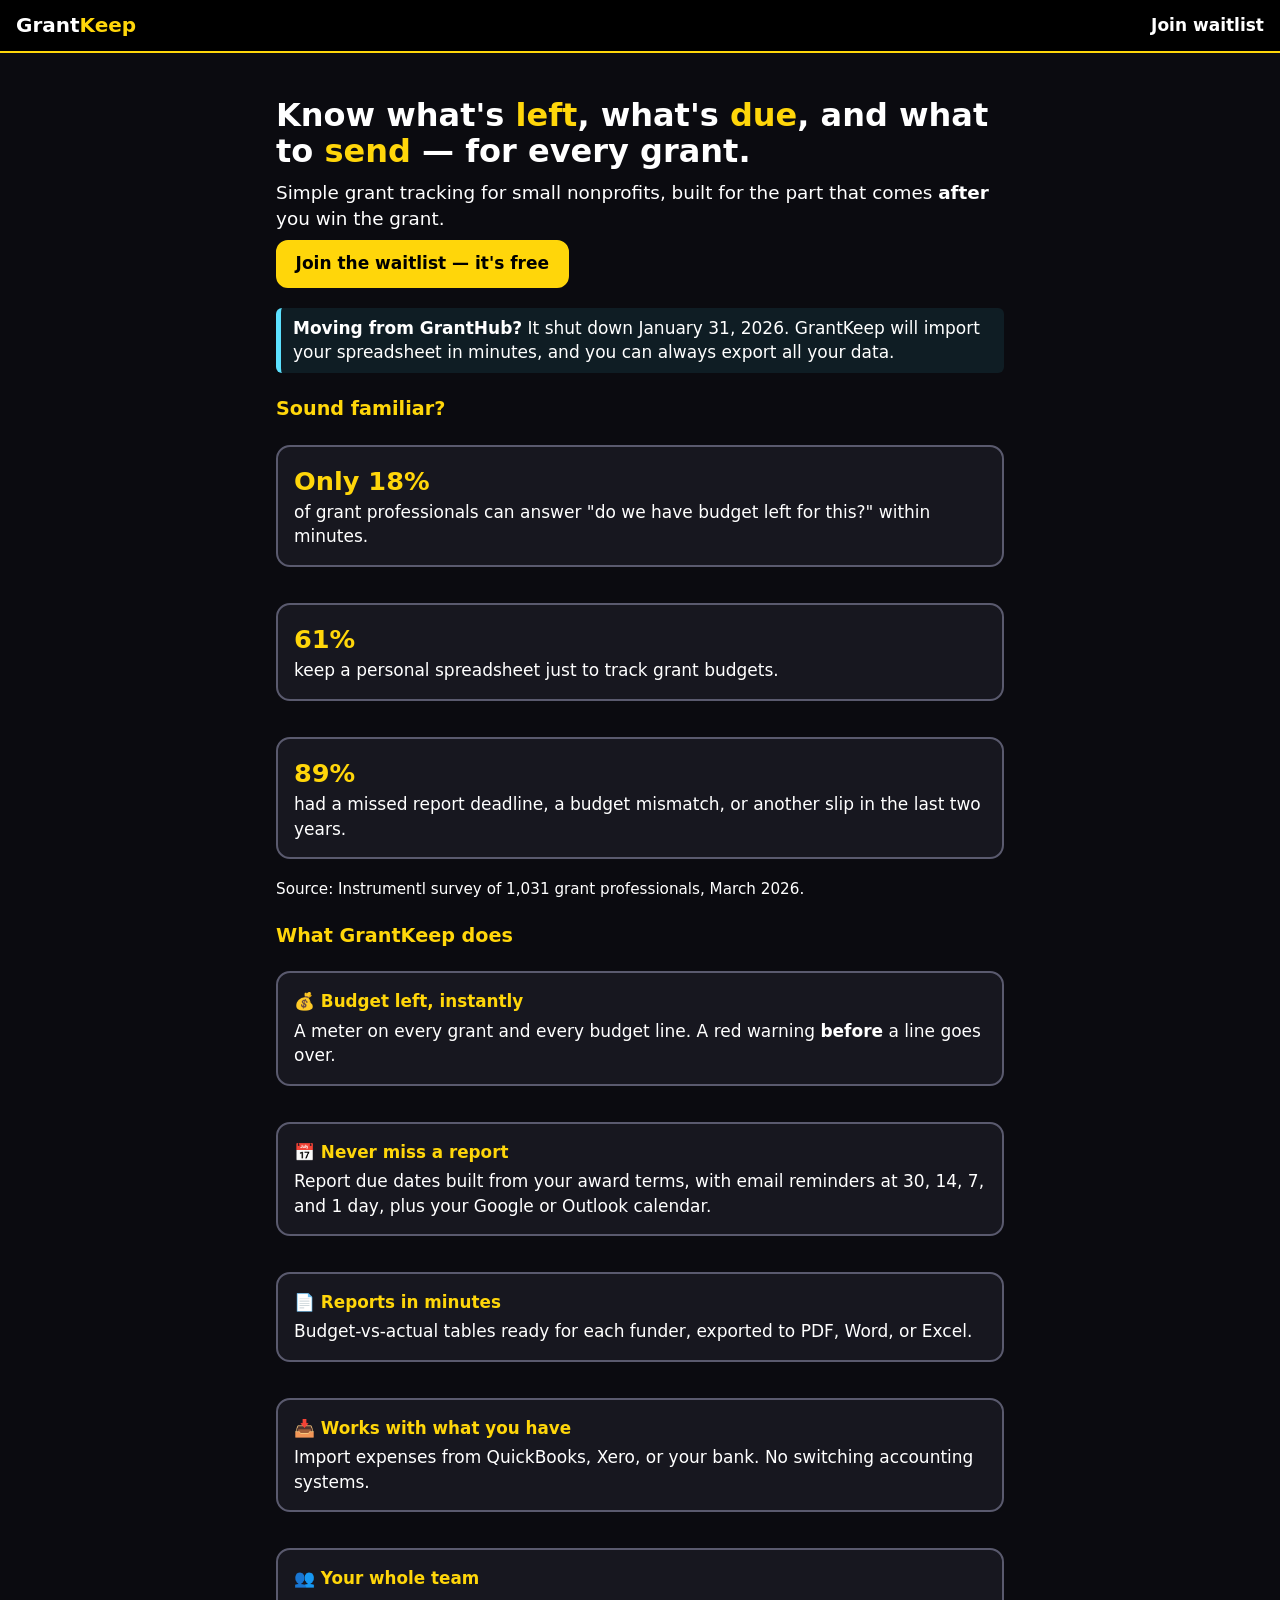
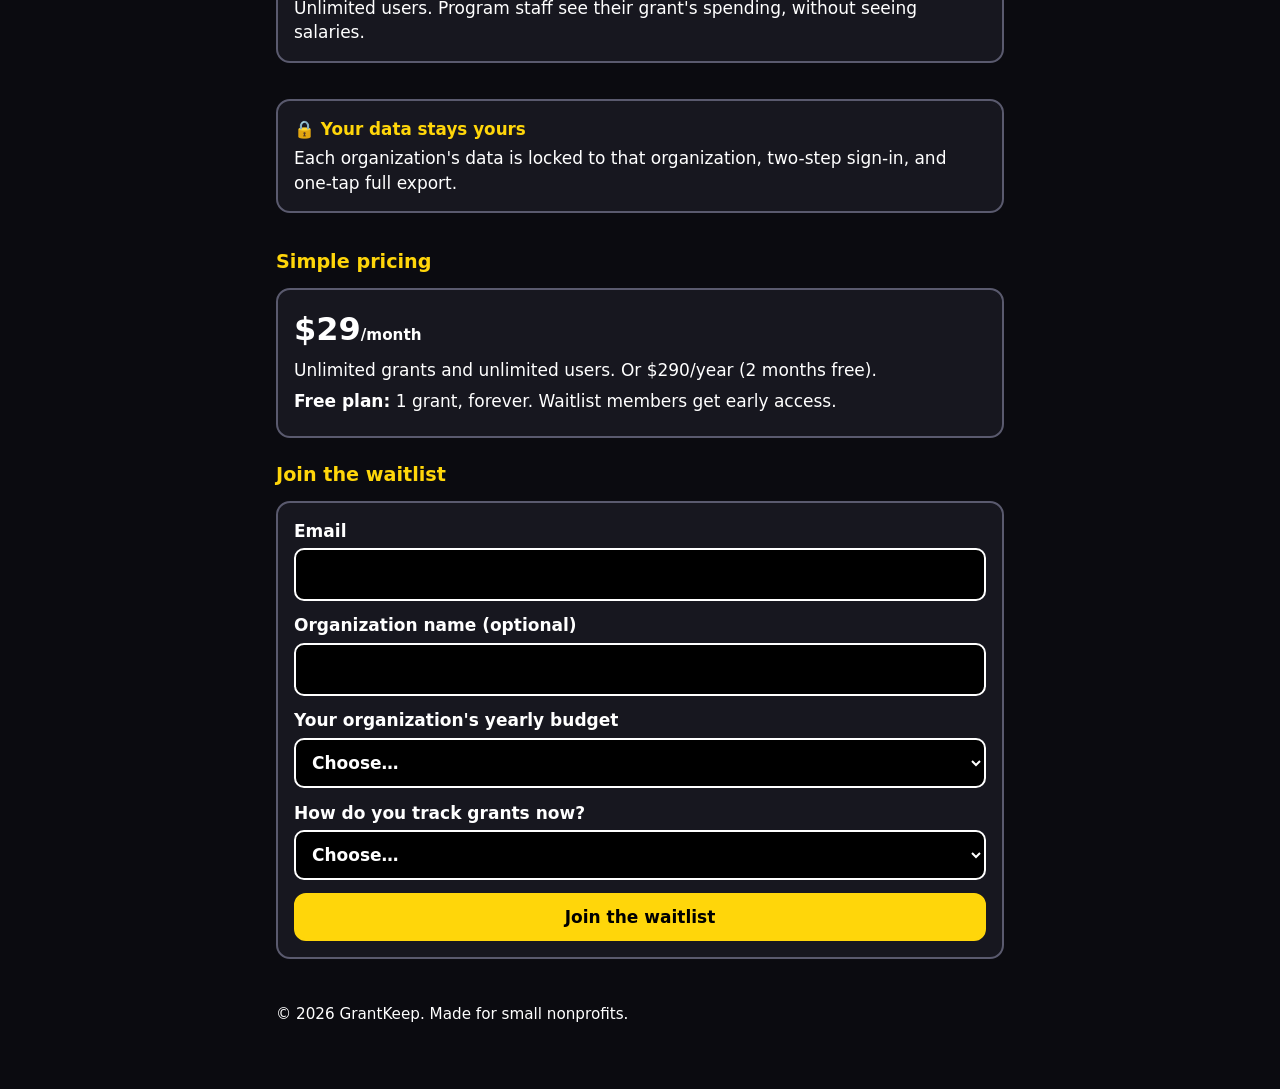
<file: public/waitlist.html>
<!doctype html>
<html lang="en">
<head>
  <meta charset="utf-8">
  <meta name="viewport" content="width=device-width, initial-scale=1, viewport-fit=cover">
  <meta name="theme-color" content="#0b0b10">
  <title>GrantKeep — know what's left on every grant</title>
  <meta name="description" content="Simple grant tracking for small nonprofits: budget left, report deadlines, and funder reports. $29/month, unlimited users. Join the waitlist.">
  <meta property="og:title" content="GrantKeep — know what's left on every grant">
  <meta property="og:description" content="Budget left, report deadlines, and funder reports for small nonprofits. Join the waitlist.">
  <link rel="icon" href="icons/icon.svg" type="image/svg+xml">
  <link rel="stylesheet" href="styles.css">
  <style>
    .hero { padding: 1.5rem 0 .5rem; }
    .hero h1 { font-size: 2rem; line-height: 1.15; }
    .hero h1 span { color: var(--accent); }
    .lead { font-size: 1.15rem; }
    .feat { display: grid; gap: .75rem; }
    .feat .card h3 { color: var(--accent); }
    .stat { font-size: 1.6rem; font-weight: 900; color: var(--accent); }
    .price { font-size: 2rem; font-weight: 900; }
    .done { border: 3px solid var(--ok); }
    .hp { position: absolute; left: -9999px; }
    footer { padding: 2rem 0 3rem; font-size: .95rem; }
  </style>
</head>
<body>
  <header class="topbar">
    <span class="brand">Grant<span>Keep</span></span>
    <nav><a href="#join">Join waitlist</a></nav>
  </header>
  <main>
    <section class="hero">
      <h1>Know what's <span>left</span>, what's <span>due</span>, and what to <span>send</span> — for every grant.</h1>
      <p class="lead">Simple grant tracking for small nonprofits, built for the part that comes <b>after</b> you win the grant.</p>
      <a class="btn" href="#join">Join the waitlist — it's free</a>
    </section>

    <div class="note"><b>Moving from GrantHub?</b> It shut down January 31, 2026. GrantKeep will import your
      spreadsheet in minutes, and you can always export all your data.</div>

    <h2>Sound familiar?</h2>
    <div class="feat">
      <div class="card"><div class="stat">Only 18%</div>of grant professionals can answer "do we have budget left for this?" within minutes.</div>
      <div class="card"><div class="stat">61%</div>keep a personal spreadsheet just to track grant budgets.</div>
      <div class="card"><div class="stat">89%</div>had a missed report deadline, a budget mismatch, or another slip in the last two years.</div>
    </div>
    <p class="small">Source: Instrumentl survey of 1,031 grant professionals, March 2026.</p>

    <h2>What GrantKeep does</h2>
    <div class="feat">
      <div class="card"><h3>💰 Budget left, instantly</h3>A meter on every grant and every budget line. A red warning <b>before</b> a line goes over.</div>
      <div class="card"><h3>📅 Never miss a report</h3>Report due dates built from your award terms, with email reminders at 30, 14, 7, and 1 day, plus your Google or Outlook calendar.</div>
      <div class="card"><h3>📄 Reports in minutes</h3>Budget-vs-actual tables ready for each funder, exported to PDF, Word, or Excel.</div>
      <div class="card"><h3>📥 Works with what you have</h3>Import expenses from QuickBooks, Xero, or your bank. No switching accounting systems.</div>
      <div class="card"><h3>👥 Your whole team</h3>Unlimited users. Program staff see their grant's spending, without seeing salaries.</div>
      <div class="card"><h3>🔒 Your data stays yours</h3>Each organization's data is locked to that organization, two-step sign-in, and one-tap full export.</div>
    </div>

    <h2>Simple pricing</h2>
    <div class="card">
      <div class="price">$29<span class="small">/month</span></div>
      <p>Unlimited grants and unlimited users. Or $290/year (2 months free).</p>
      <p><b>Free plan:</b> 1 grant, forever. Waitlist members get early access.</p>
    </div>

    <h2 id="join">Join the waitlist</h2>
    <form id="f" class="card">
      <label>Email<input type="email" name="email" required autocomplete="email" inputmode="email" maxlength="254"></label>
      <label>Organization name (optional)<input name="org_name" maxlength="200" autocomplete="organization"></label>
      <label>Your organization's yearly budget
        <select name="budget_size">
          <option value="">Choose…</option>
          <option value="under_250k">Under $250,000</option>
          <option value="250k_1m">$250,000 – $1 million</option>
          <option value="1m_2m">$1 – $2 million</option>
          <option value="over_2m">Over $2 million</option>
        </select></label>
      <label>How do you track grants now?
        <select name="current_tool">
          <option value="">Choose…</option>
          <option value="spreadsheet">Spreadsheets</option>
          <option value="granthub">Was using GrantHub</option>
          <option value="other_tool">Another grant tool</option>
          <option value="nothing">Nothing yet</option>
        </select></label>
      <label class="hp" aria-hidden="true">Leave empty<input name="website" tabindex="-1" autocomplete="off"></label>
      <button class="btn" type="submit">Join the waitlist</button>
    </form>
    <div id="thanks" class="card done" hidden>
      <p class="big">✅ You're on the list!</p>
      <p>We'll email you when early access opens. No spam, ever.</p>
    </div>

    <footer>© 2026 GrantKeep. Made for small nonprofits.</footer>
  </main>
  <div id="toast" role="status" aria-live="polite"></div>

  <script type="module">
    import { createClient } from 'https://esm.sh/@supabase/supabase-js@2';
    import { SUPABASE_URL, SUPABASE_ANON_KEY } from './config.js';
    const sb = createClient(SUPABASE_URL, SUPABASE_ANON_KEY, { auth: { persistSession: false } });
    const toast = (m) => { const t = document.getElementById('toast'); t.textContent = m; t.className = 'show error'; setTimeout(() => t.className = '', 5000); };

    // count one visit per browser per day
    try {
      const k = 'gk_wl_' + new Date().toLocaleDateString('en-CA');
      if (!localStorage.getItem(k)) { localStorage.setItem(k, '1'); sb.rpc('count_waitlist_visit').then(() => {}); }
    } catch { /* storage blocked — skip counting */ }

    const f = document.getElementById('f');
    f.onsubmit = async (ev) => {
      ev.preventDefault();
      const d = Object.fromEntries(new FormData(f).entries());
      if (d.website) return; // bot filled the hidden field
      const btn = f.querySelector('button'); btn.disabled = true;
      const { error } = await sb.from('waitlist').insert({
        email: d.email.trim(), org_name: d.org_name.trim() || null,
        budget_size: d.budget_size || null, current_tool: d.current_tool || null,
        source: new URLSearchParams(location.search).get('from') || null,
      });
      btn.disabled = false;
      if (error && error.code !== '23505') return toast('Something went wrong. Please try again.');
      f.hidden = true;
      document.getElementById('thanks').hidden = false;
    };
  </script>
</body>
</html>
</file>
<file: public/styles.css>
/* GrantKeep — bright, high-contrast, phone-first. No gray text anywhere. */
:root {
  --bg: #0b0b10;
  --card: #17171f;
  --line: #5a5a6e;
  --text: #ffffff;
  --accent: #ffd60a;   /* bright yellow */
  --link: #5ce1ff;     /* bright cyan */
  --ok: #3dff8a;
  --warn: #ffb020;
  --bad: #ff5252;
  --radius: 14px;
}
* { box-sizing: border-box; }
html, body { margin: 0; background: var(--bg); color: var(--text); }
body {
  font: 17px/1.45 system-ui, -apple-system, "Segoe UI", Roboto, sans-serif;
  padding-bottom: env(safe-area-inset-bottom);
}
a { color: var(--link); }
h1 { font-size: 1.5rem; margin: .2rem 0 .6rem; }
h2 { font-size: 1.2rem; margin: 1.4rem 0 .6rem; color: var(--accent); }
h3 { font-size: 1.05rem; margin: 0 0 .3rem; }
p { margin: .4rem 0; }

.topbar {
  position: sticky; top: 0; z-index: 5;
  display: flex; align-items: center; justify-content: space-between;
  padding: .7rem 1rem; background: #000; border-bottom: 2px solid var(--accent);
}
.brand { color: var(--text); font-weight: 800; font-size: 1.25rem; text-decoration: none; }
.brand span { color: var(--accent); }
.topbar nav a { color: var(--text); font-weight: 700; text-decoration: none; margin-left: 1rem; }
.topbar nav a.active { color: var(--accent); text-decoration: underline; }

main { max-width: 760px; margin: 0 auto; padding: 1rem; }
.loading { font-size: 1.1rem; }

.card {
  background: var(--card); border: 2px solid var(--line); border-radius: var(--radius);
  padding: 1rem; margin: .75rem 0;
}
a.card { display: block; color: var(--text); text-decoration: none; }
a.card:active, a.card:hover { border-color: var(--accent); }
.row { display: flex; gap: .5rem; align-items: center; justify-content: space-between; flex-wrap: wrap; }
.big { font-size: 1.35rem; font-weight: 800; }
.small { font-size: .95rem; }
.note { border-left: 5px solid var(--link); padding: .5rem .75rem; background: #0f1d24; border-radius: 6px; margin: .75rem 0; }
.alert { border-left: 5px solid var(--bad); padding: .5rem .75rem; background: #2a0d0d; border-radius: 6px; margin: .75rem 0; font-weight: 700; }

.pill {
  display: inline-block; padding: .1rem .6rem; border-radius: 999px; font-size: .85rem; font-weight: 800;
  border: 2px solid currentColor; text-transform: uppercase; letter-spacing: .03em;
}
.s-prospect { color: var(--link); } .s-applied { color: #c49bff; } .s-awarded { color: var(--accent); }
.s-active { color: var(--ok); } .s-closed { color: var(--text); }
.tag { color: var(--warn); }

/* Budget-left meter */
.meter { margin: .6rem 0 .2rem; }
.meter .bar { height: 18px; background: #000; border: 2px solid var(--text); border-radius: 999px; overflow: hidden; }
.meter .fill { height: 100%; background: var(--ok); }
.meter.warn .fill { background: var(--warn); }
.meter.over .fill { background: var(--bad); }
.meter .nums { display: flex; justify-content: space-between; flex-wrap: wrap; gap: .4rem; font-weight: 700; margin-top: .3rem; }
.meter .flag { color: var(--bad); font-weight: 900; margin-top: .2rem; }

/* Forms */
form { display: grid; gap: .8rem; }
label { display: grid; gap: .3rem; font-weight: 700; }
input, select, textarea, button { font: inherit; }
input, select, textarea {
  width: 100%; padding: .75rem; border-radius: 10px; border: 2px solid var(--text);
  background: #000; color: var(--text); min-height: 48px;
}
input:focus, select:focus, textarea:focus { outline: 3px solid var(--accent); outline-offset: 1px; }
input::placeholder, textarea::placeholder { color: #c9c9d6; }
.check { display: flex; align-items: center; gap: .6rem; }
.check input { width: 26px; height: 26px; min-height: 0; }
.two { display: grid; grid-template-columns: 1fr 1fr; gap: .8rem; }
@media (max-width: 420px) { .two { grid-template-columns: 1fr; } }

.btn {
  display: inline-flex; align-items: center; justify-content: center; gap: .4rem;
  min-height: 48px; padding: .6rem 1.1rem; border-radius: 12px; border: 2px solid var(--accent);
  background: var(--accent); color: #000; font-weight: 800; text-decoration: none; cursor: pointer;
}
.btn.ghost { background: transparent; color: var(--accent); }
.btn.danger { background: transparent; color: var(--bad); border-color: var(--bad); }
.btn.small { min-height: 40px; padding: .3rem .8rem; font-size: .95rem; }
.btn:disabled { opacity: .6; }
.actions { display: flex; gap: .6rem; flex-wrap: wrap; }

/* Lists */
.list { list-style: none; padding: 0; margin: 0; }
.list li { border-top: 2px solid var(--line); padding: .7rem 0; }
.list li:first-child { border-top: 0; }

#toast {
  position: fixed; left: 50%; bottom: 1.2rem; transform: translateX(-50%);
  background: #000; color: var(--text); border: 2px solid var(--accent); border-radius: 12px;
  padding: .7rem 1rem; font-weight: 700; max-width: 92vw; display: none; z-index: 10;
}
#toast.show { display: block; }
#toast.error { border-color: var(--bad); }

.qr { background: #fff; padding: .6rem; border-radius: 10px; width: 220px; }
.mono { font-family: ui-monospace, monospace; word-break: break-all; }

/* Phase 3: CSV import */
[hidden] { display: none !important; }
.stack { display: grid; gap: .8rem; }
input[type="file"] { padding: .6rem; }

/* Phase 4: deadlines */
.late { color: var(--bad); font-weight: 800; }
.soon { color: var(--warn); font-weight: 800; }
.ok { color: var(--ok); font-weight: 800; }
@media (max-width: 420px) { .topbar nav a { margin-left: .6rem; font-size: .95rem; } }
</file>
